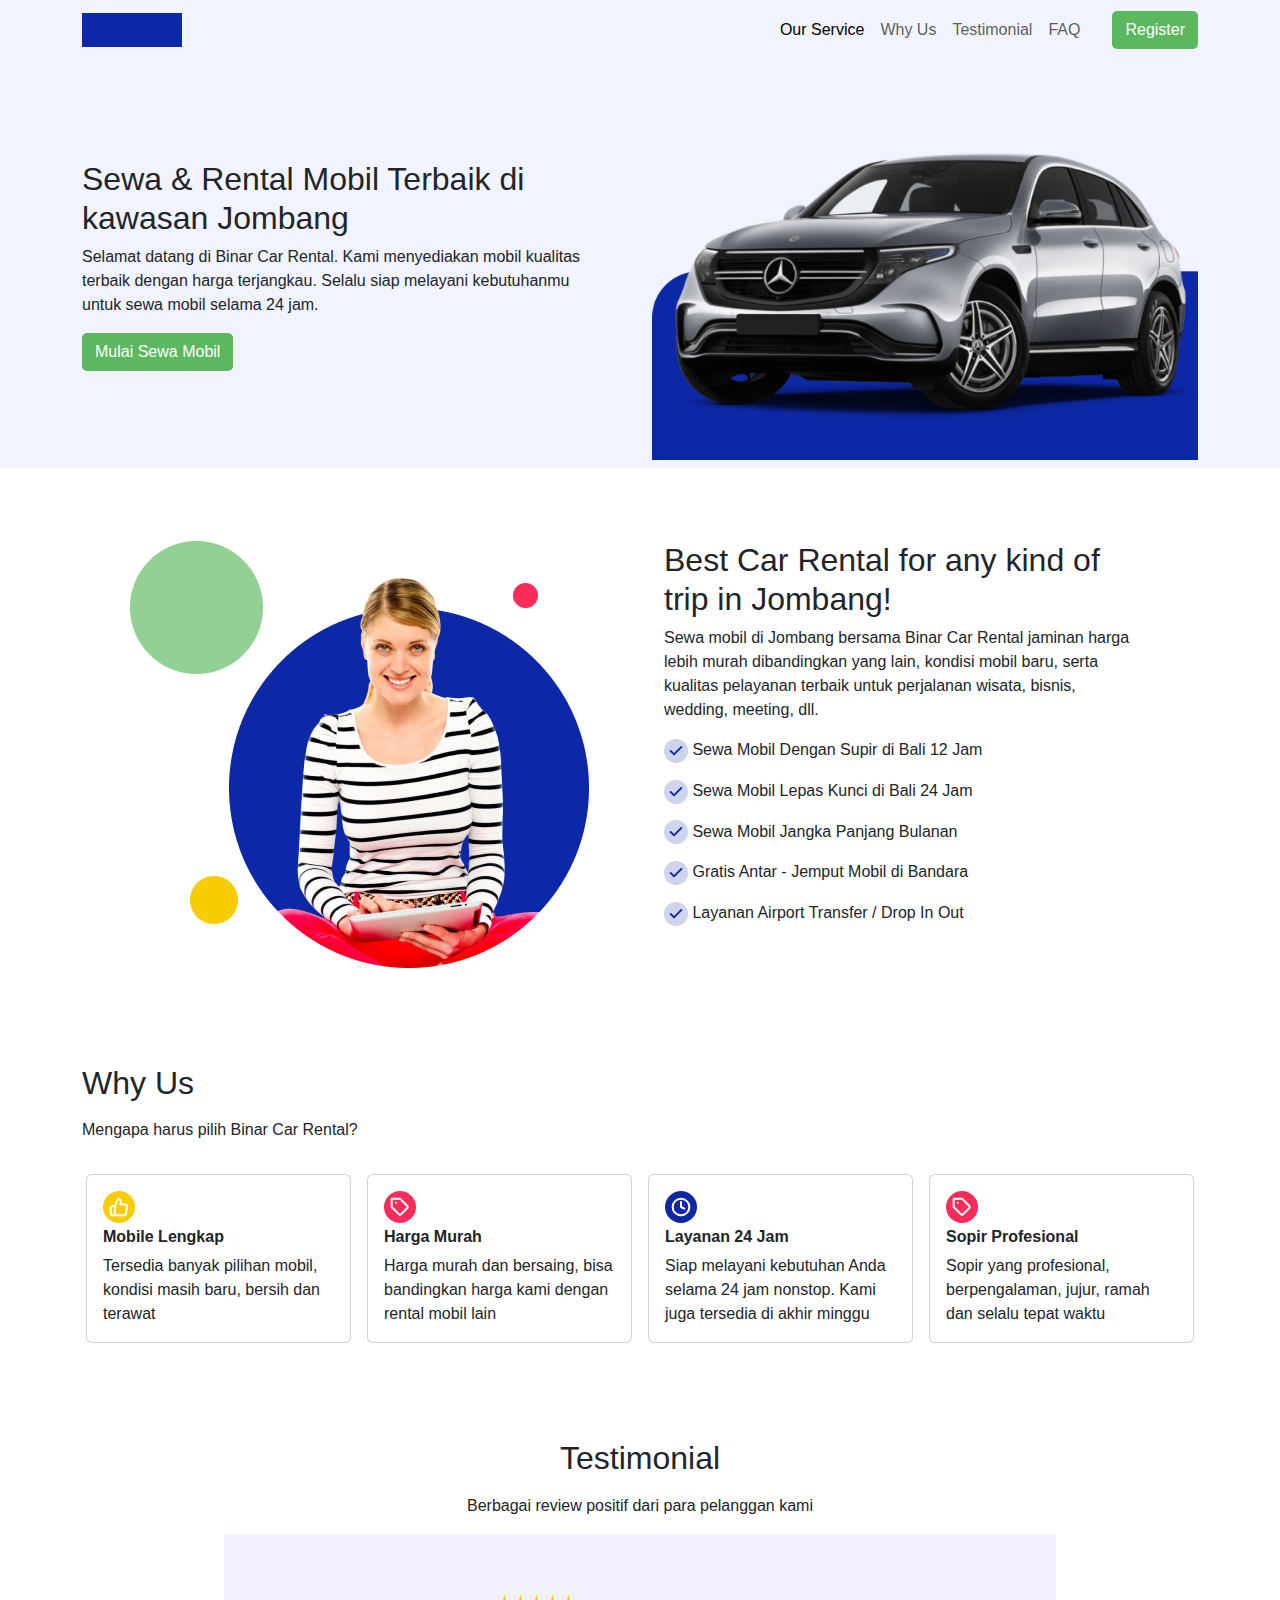
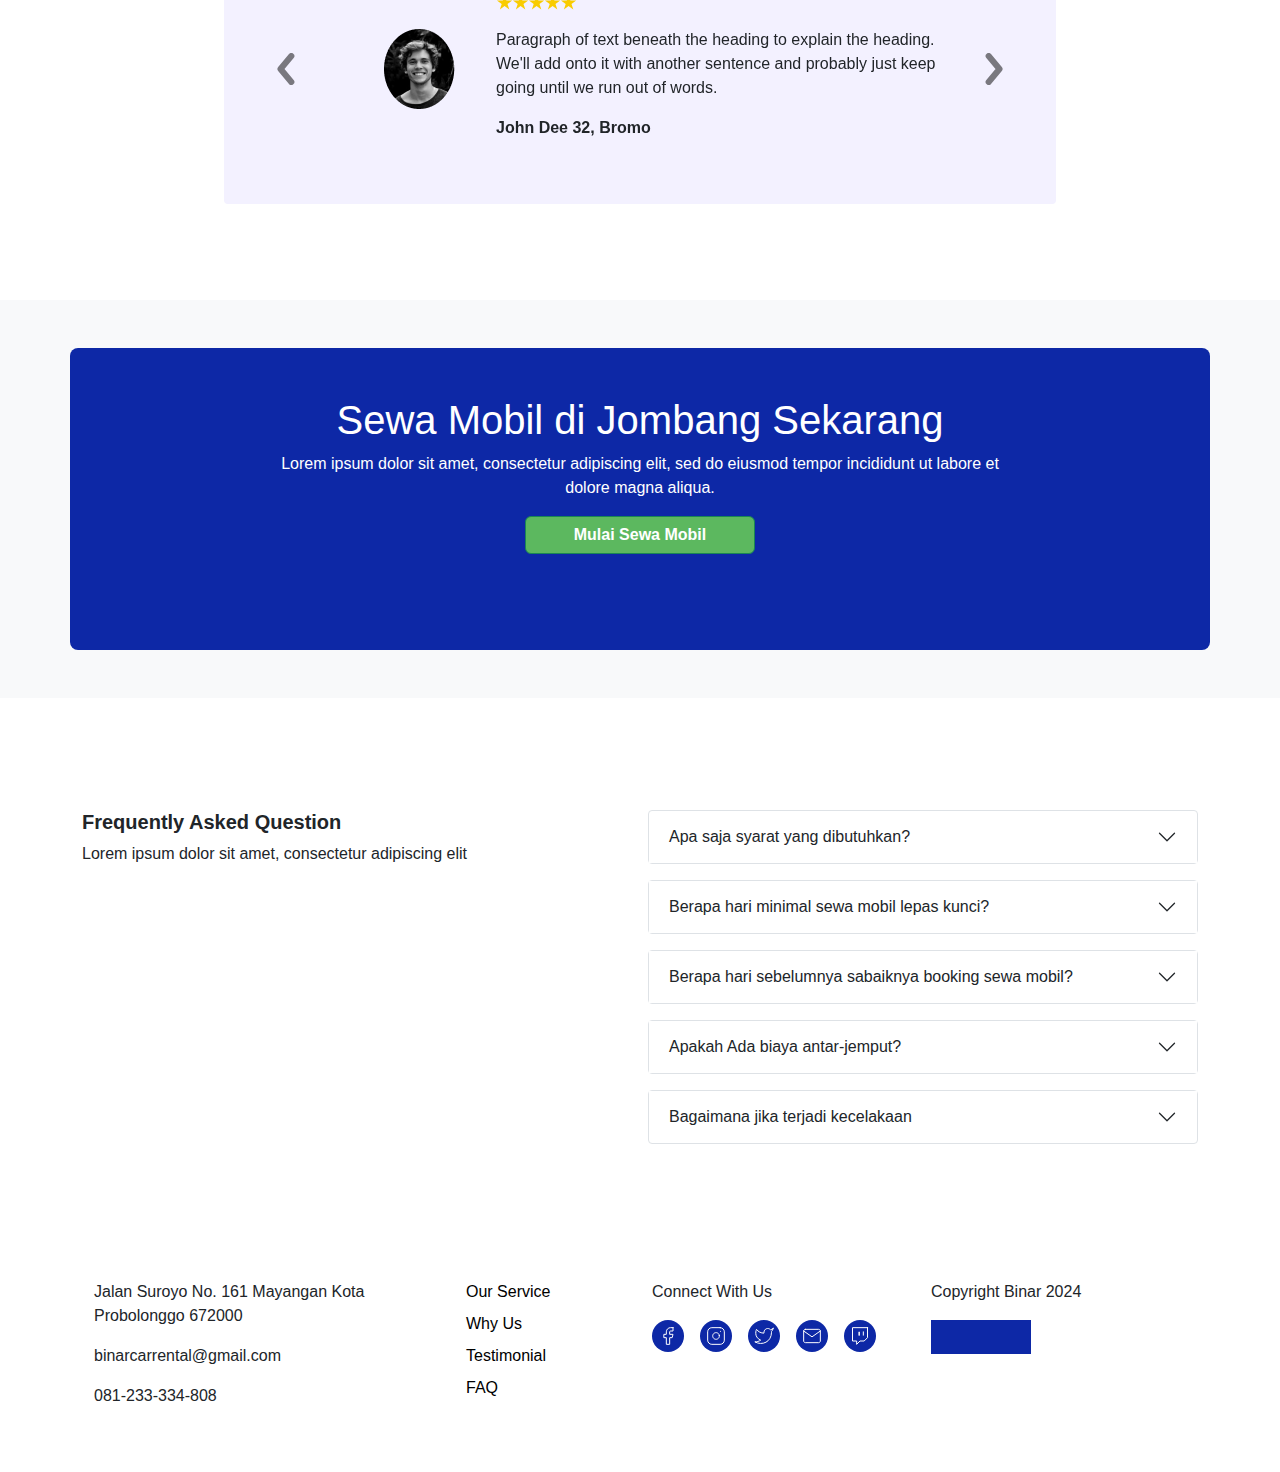
<file: public/index.html>
<!DOCTYPE html>
<html lang="en">
  <head>
    <meta charset="UTF-8" />
    <meta name="viewport" content="width=device-width, initial-scale=1.0" />
    <title>Chalenge Chapter 1</title>
    <link
      href="https://cdn.jsdelivr.net/npm/bootstrap@5.3.3/dist/css/bootstrap.min.css"
      rel="stylesheet"
      integrity="sha384-QWTKZyjpPEjISv5WaRU9OFeRpok6YctnYmDr5pNlyT2bRjXh0JMhjY6hW+ALEwIH"
      crossorigin="anonymous"
    />
    <link rel="stylesheet" href="css/style.css" />
  </head>
  <body>
    <!-- Navbar -->
    <section id="navbar">
      <nav
        class="navbar navbar-expand-md fixed-top"
        style="background-color: #f1f3ff"
      >
        <div class="container">
          <a class="navbar-brand" href="#">
            <img src="./images/logo.svg" alt="Logo Rental"
          /></a>
          <button
            class="navbar-toggler"
            type="button"
            data-bs-toggle="collapse"
            data-bs-target="#navbarSupportedContent"
            aria-controls="navbarSupportedContent"
            aria-expanded="false"
            aria-label="Toggle navigation"
          >
            <span class="navbar-toggler-icon"></span>
          </button>
          <div
            class="collapse navbar-collapse justify-content-end"
            id="navbarSupportedContent"
          >
            <ul class="navbar-nav me-4 mb-2 mb-lg-0">
              <li class="nav-item">
                <a
                  class="nav-link active"
                  aria-current="page"
                  href="#our_service"
                  >Our Service</a
                >
              </li>
              <li class="nav-item">
                <a class="nav-link" href="#why_us">Why Us</a>
              </li>
              <li class="nav-item">
                <a class="nav-link" href="#testimonial">Testimonial</a>
              </li>
              <li class="nav-item">
                <a class="nav-link" href="#faq">FAQ</a>
              </li>
            </ul>
            <button
              type="button"
              class="btn btn-register"
            >
              Register
            </button>
          </div>
        </div>
      </nav>
    </section>

    <!-- Main -->
    <section id="home">
      <div class="container mt-5">
        <div class="row py-5 g-4 pb-2">
          <div class="col-md-6 my-auto pe-5 pt-5 pb-5">
            <h2>Sewa & Rental Mobil Terbaik di kawasan Jombang</h2>
            <p>
              Selamat datang di Binar Car Rental. Kami menyediakan mobil
              kualitas terbaik dengan harga terjangkau. Selalu siap melayani
              kebutuhanmu untuk sewa mobil selama 24 jam.
            </p>
            <a href="cars.html" class="btn btn-utama">Mulai Sewa Mobil</a>
          </div>
          <div class="col-md-6 py-5 pb-0">
            <img
              src="./images/img_car.png "
              class="img-fluid"
              alt="Car Image"
            />
          </div>
        </div>
      </div>
    </section>

    <!-- Our Service -->
    <section id="our_service">
      <div class="container pt-4">
        <div class="row ps-5 pt-5 pe-5 g-4">
          <div class="col-md-6">
            <img
              src="./images/img_service.png"
              class="img-fluid"
              alt="Image Service"
            />
          </div>
          <div class="col-md-6 my-auto p-4">
            <h2>Best Car Rental for any kind of trip in Jombang!</h2>
            <p>
              Sewa mobil di Jombang bersama Binar Car Rental jaminan harga
              lebih murah dibandingkan yang lain, kondisi mobil baru, serta
              kualitas pelayanan terbaik untuk perjalanan wisata, bisnis,
              wedding, meeting, dll.
            </p>
            <p>
              <span>
                <img src="./images/centang.png" alt="" /> Sewa Mobil
                Dengan Supir di Bali 12 Jam</span
              >
            </p>
            <p>
              <span>
                <img src="./images/centang.png" alt="" /> Sewa Mobil Lepas
                Kunci di Bali 24 Jam</span
              >
            </p>
            <p>
              <span>
                <img src="./images/centang.png" alt="" /> Sewa Mobil
                Jangka Panjang Bulanan</span
              >
            </p>
            <p>
              <span>
                <img src="./images/centang.png" alt="" /> Gratis Antar -
                Jemput Mobil di Bandara</span
              >
            </p>
            <p>
              <span>
                <img src="./images/centang.png" alt="" /> Layanan Airport
                Transfer / Drop In Out</span
              >
            </p>
          </div>
        </div>
      </div>
    </section>

    <!-- Why Us -->
    <section id="why_us">
      <div class="container mt-5">
        <div class="row g-2 pt-5 pb-2">
          <h2 class="why_us">Why Us</h2>
          <p class="why_us">Mengapa harus pilih Binar Car Rental?</p>
          <div class="col-md-3 p-2">
            <div class="card">
              <div class="card-body">
                <h5 class="card-title">
                  <span>
                    <img
                      src="./images/icon_complete.svg"
                      alt="Icon Complete"
                  /></span>
                </h5>
                <h6 class="card-subtitle mb-2 fw-bold">Mobile Lengkap</h6>
                <p class="card-text">
                  Tersedia banyak pilihan mobil, kondisi masih baru, bersih dan
                  terawat
                </p>
              </div>
            </div>
          </div>
          <div class="col-md-3 p-2">
            <div class="card">
              <div class="card-body">
                <h5 class="card-title">
                  <span>
                    <img
                      src="./images/icon_price.svg"
                      alt="Icon Complete"
                  /></span>
                </h5>
                <h6 class="card-subtitle mb-2 fw-bold">Harga Murah</h6>
                <p class="card-text">
                  Harga murah dan bersaing, bisa bandingkan harga kami dengan
                  rental mobil lain
                </p>
              </div>
            </div>
          </div>
          <div class="col-md-3 p-2">
            <div class="card">
              <div class="card-body">
                <h5 class="card-title">
                  <span>
                    <img
                      src="./images/icon_24hrs.svg"
                      alt="Icon Complete"
                  /></span>
                </h5>
                <h6 class="card-subtitle mb-2 fw-bold">Layanan 24 Jam</h6>
                <p class="card-text">
                  Siap melayani kebutuhan Anda selama 24 jam nonstop. Kami juga
                  tersedia di akhir minggu
                </p>
              </div>
            </div>
          </div>
          <div class="col-md-3 p-2">
            <div class="card">
              <div class="card-body">
                <h5 class="card-title">
                  <span>
                    <img
                      src="./images/icon_price.svg"
                      alt="Icon Complete"
                  /></span>
                </h5>
                <h6 class="card-subtitle mb-2 fw-bold">Sopir Profesional</h6>
                <p class="card-text">
                  Sopir yang profesional, berpengalaman, jujur, ramah dan selalu
                  tepat waktu
                </p>
              </div>
            </div>
          </div>
        </div>
      </div>
    </section>

        <!-- Testimoni -->
    <section id="testimonial">
      <div class="container g-3 mx-auto py-5 my-4 container-caousel">
        <h2 class="pb-2 pt-2 text-center">Testimonial</h2>
        <p class="text-center">
          Berbagai review positif dari para pelanggan kami
        </p>
        <div id="carouselExample" class="carousel slide m-auto d-flex img-fluid rounded-1">
          <div class="carousel-inner">
            <div class="carousel-item active">
              <div class="container m-4 p-2 container-testimoni">
                <div
                  class="col d-flex align-items-start align-items-center py-3 px-4 testimoni"
                >
                  <div class="col-md-1 m-auto me-4 profile">
                    <img src="./images/img_photo.png" alt="profil" />
                  </div>
                  <div class="col-md-7 m-auto ms-4 review">
                    <h3 class="fs-2 text-body-emphasis">
                      <img src="./images/Rate.svg" alt="Rate" />
                    </h3>
                    <p>
                      Paragraph of text beneath the heading to explain the
                      heading. We'll add onto it with another sentence and
                      probably just keep going until we run out of words.
                    </p>
                    <p class="fw-bold">John Dee 32, Bromo</p>
                  </div>
                </div>
              </div>
            </div>
            <div class="carousel-item">
              <div class="container m-4 p-2 container-testimoni">
                <div
                  class="col d-flex align-items-start align-items-center py-3 px-4 testimoni"
                >
                  <div class="col-md-1 m-auto me-4 profile">
                    <img src="./images/img_photo2.png" alt="profil" />
                  </div>
                  <div class="col-md-7 m-auto ms-4 review">
                    <h3 class="fs-2 text-body-emphasis">
                      <img src="./images/Rate.svg" alt="Rate" />
                    </h3>
                    <p>
                      Paragraph of text beneath the heading to explain the
                      heading. We'll add onto it with another sentence and
                      probably just keep going until we run out of words.
                    </p>
                    <p class="fw-bold">Rendi Hardiartama FSW1, Jatim</p>
                  </div>
                </div>
              </div>
          </div>
          <div class="carousel-item">
            <div class="container m-4 p-2 container-testimoni">
              <div
                class="col d-flex align-items-start align-items-center py-3 px-4 testimoni"
              >
                <div class="col-md-1 m-auto me-4 profile">
                  <img src="./images/img_photo3.png" alt="profil" />
                </div>
                <div class="col-md-7 m-auto ms-4 review">
                  <h3 class="fs-2 text-body-emphasis">
                    <img src="./images/Rate.svg" alt="Rate" />
                  </h3>
                  <p>
                    Paragraph of text beneath the heading to explain the
                    heading. We'll add onto it with another sentence and
                    probably just keep going until we run out of words.
                  </p>
                  <p class="fw-bold">Rendi, Surabaya</p>
                </div>
              </div>
            </div>
          </div>
          <button
            class="carousel-control-prev"
            type="button"
            data-bs-target="#carouselExample"
            data-bs-slide="prev"
          >
            <span class="carousel-control-prev-icon" aria-hidden="true"></span>
            <span class="visually-hidden">Previous</span>
          </button>
          <button
            class="carousel-control-next"
            type="button"
            data-bs-target="#carouselExample"
            data-bs-slide="next"
          >
            <span class="carousel-control-next-icon" aria-hidden="true"></span>
            <span class="visually-hidden">Next</span>
          </button>
        </div>
      </div>
    </section>

        <!--   Getting started - Jumbo Tron -->
    <section id="jumbo_tron">
      <div class="my-5">
        <div class="p-5 text-center bg-body-tertiary">
          <div
            class="container py-5 rounded-3"
            style="background-color: #0d28a6"
          >
            <h1 class="text-white">Sewa Mobil di Jombang Sekarang</h1>
            <p
              class="col-md-8 mx-auto lead text-white fs-6 justify-content-center"
            >
              Lorem ipsum dolor sit amet, consectetur adipiscing elit, sed do
              eiusmod tempor incididunt ut labore et dolore magna aliqua.
            </p>
            <button
              class="btn btn-success px-5 mb-5 fw-bold"
              type="button"
              style="background-color: #5cb85f"
            >
              Mulai Sewa Mobil
            </button>
          </div>
        </div>
      </div>
    </section>

        <!-- FAQ -->
    <section id="faq">
      <div class="container">
        <div class="row g-3 my-2 pt-5">
          <div class="col-md-6">
            <h5 class="fw-bold faq">Frequently Asked Question</h5>
            <p class="faq">Lorem ipsum dolor sit amet, consectetur adipiscing elit</p>
          </div>
          <div class="col-md-6">
            <div class="accordion" id="accordionExample">
              <div class="accordion-item mb-3 rounded-1">
                <h2 class="accordion-header">
                  <button
                    class="accordion-button collapsed"
                    type="button"
                    data-bs-toggle="collapse"
                    data-bs-target="#collapseOne"
                    aria-expanded="true"
                    aria-controls="collapseOne"
                  >
                    Apa saja syarat yang dibutuhkan?
                  </button>
                </h2>
                <div
                  id="collapseOne"
                  class="accordion-collapse collapse"
                  data-bs-parent="#accordionExample"
                >
                  <div class="accordion-body">
                    <strong>This is the first item's accordion body.</strong> It
                    is shown by default, until the collapse plugin adds the
                    appropriate classes that we use to style each element. These
                    classes control the overall appearance, as well as the
                    showing and hiding via CSS transitions. You can modify any
                    of this with custom CSS or overriding our default variables.
                    It's also worth noting that just about any HTML can go
                    within the <code>.accordion-body</code>, though the
                    transition does limit overflow.
                  </div>
                </div>
              </div>
              <div class="accordion-item mb-3 border-top rounded-1">
                <h2 class="accordion-header">
                  <button
                    class="accordion-button collapsed"
                    type="button"
                    data-bs-toggle="collapse"
                    data-bs-target="#collapseTwo"
                    aria-expanded="false"
                    aria-controls="collapseTwo"
                  >
                    Berapa hari minimal sewa mobil lepas kunci?
                  </button>
                </h2>
                <div
                  id="collapseTwo"
                  class="accordion-collapse collapse"
                  data-bs-parent="#accordionExample"
                >
                  <div class="accordion-body">
                    <strong>This is the second item's accordion body.</strong>
                    It is hidden by default, until the collapse plugin adds the
                    appropriate classes that we use to style each element. These
                    classes control the overall appearance, as well as the
                    showing and hiding via CSS transitions. You can modify any
                    of this with custom CSS or overriding our default variables.
                    It's also worth noting that just about any HTML can go
                    within the <code>.accordion-body</code>, though the
                    transition does limit overflow.
                  </div>
                </div>
              </div>
              <div class="accordion-item mb-3 border-top rounded-1">
                <h2 class="accordion-header">
                  <button
                    class="accordion-button collapsed"
                    type="button"
                    data-bs-toggle="collapse"
                    data-bs-target="#collapseThree"
                    aria-expanded="false"
                    aria-controls="collapseThree"
                  >
                    Berapa hari sebelumnya sabaiknya booking sewa mobil?
                  </button>
                </h2>
                <div
                  id="collapseThree"
                  class="accordion-collapse collapse"
                  data-bs-parent="#accordionExample"
                >
                  <div class="accordion-body">
                    <strong>This is the third item's accordion body.</strong> It
                    is hidden by default, until the collapse plugin adds the
                    appropriate classes that we use to style each element. These
                    classes control the overall appearance, as well as the
                    showing and hiding via CSS transitions. You can modify any
                    of this with custom CSS or overriding our default variables.
                    It's also worth noting that just about any HTML can go
                    within the <code>.accordion-body</code>, though the
                    transition does limit overflow.
                  </div>
                </div>
              </div>
              <div class="accordion-item mb-3 border-top rounded-1">
                <h2 class="accordion-header">
                  <button
                    class="accordion-button collapsed"
                    type="button"
                    data-bs-toggle="collapse"
                    data-bs-target="#collapseFour"
                    aria-expanded="false"
                    aria-controls="collapseFour"
                  >
                    Apakah Ada biaya antar-jemput?
                  </button>
                </h2>
                <div
                  id="collapseFour"
                  class="accordion-collapse collapse"
                  data-bs-parent="#accordionExample"
                >
                  <div class="accordion-body">
                    <strong>This is the third item's accordion body.</strong> It
                    is hidden by default, until the collapse plugin adds the
                    appropriate classes that we use to style each element. These
                    classes control the overall appearance, as well as the
                    showing and hiding via CSS transitions. You can modify any
                    of this with custom CSS or overriding our default variables.
                    It's also worth noting that just about any HTML can go
                    within the <code>.accordion-body</code>, though the
                    transition does limit overflow.
                  </div>
                </div>
              </div>
              <div class="accordion-item mb-3 border-top rounded-1">
                <h2 class="accordion-header">
                  <button
                    class="accordion-button collapsed"
                    type="button"
                    data-bs-toggle="collapse"
                    data-bs-target="#collapseFive"
                    aria-expanded="false"
                    aria-controls="collapseFive"
                  >
                    Bagaimana jika terjadi kecelakaan
                  </button>
                </h2>
                <div
                  id="collapseFive"
                  class="accordion-collapse collapse"
                  data-bs-parent="#accordionExample"
                >
                  <div class="accordion-body">
                    <strong>This is the third item's accordion body.</strong> It
                    is hidden by default, until the collapse plugin adds the
                    appropriate classes that we use to style each element. These
                    classes control the overall appearance, as well as the
                    showing and hiding via CSS transitions. You can modify any
                    of this with custom CSS or overriding our default variables.
                    It's also worth noting that just about any HTML can go
                    within the <code>.accordion-body</code>, though the
                    transition does limit overflow.
                  </div>
                </div>
              </div>
            </div>
          </div>
        </div>
      </div>
    </section>

        <!-- Footer -->
    <section id="footer">
      <footer>
        <div class="container px-4 pt-3">
          <div class="row py-5 mt-lg-5">
            <div class="col-md-4">
              <p>Jalan Suroyo No. 161 Mayangan Kota Probolonggo 672000</p>
              <p>binarcarrental@gmail.com</p>
              <p>081-233-334-808</p>
            </div>
            <div class="col-md-2">
              <div class="col mb-3">
                <ul class="nav flex-column">
                  <li class="nav-item mb-2">
                    <a
                      href="#our_service"
                      class="nav-link p-0 text-black fw-medium"
                      >Our Service</a
                    >
                  </li>
                  <li class="nav-item mb-2">
                    <a href="#why_us" class="nav-link p-0 text-black fw-medium"
                      >Why Us</a
                    >
                  </li>
                  <li class="nav-item mb-2">
                    <a
                      href="#testimonial"
                      class="nav-link p-0 text-black fw-medium"
                      >Testimonial</a
                    >
                  </li>
                  <li class="nav-item mb-2">
                    <a href="#faq" class="nav-link p-0 text-black fw-medium"
                      >FAQ</a
                    >
                  </li>
                </ul>
              </div>
            </div>
            <div class="col-md-3">
              <p>Connect With Us</p>
              <p><img src="./images/list item.svg" alt="Sosmed" /></p>
            </div>
            <div class="col-md-3">
              <p>Copyright Binar 2024</p>
              <p><img src="./images/logo.svg" alt="Logo" /></p>
            </div>
          </div>
        </div>
      </footer>
    </section>

    <!-- JS Boostrap -->
    <script
      src="https://cdn.jsdelivr.net/npm/bootstrap@5.3.3/dist/js/bootstrap.bundle.min.js"
      integrity="sha384-YvpcrYf0tY3lHB60NNkmXc5s9fDVZLESaAA55NDzOxhy9GkcIdslK1eN7N6jIeHz"
      crossorigin="anonymous"
    ></script>
  </body>
</html>
</file>
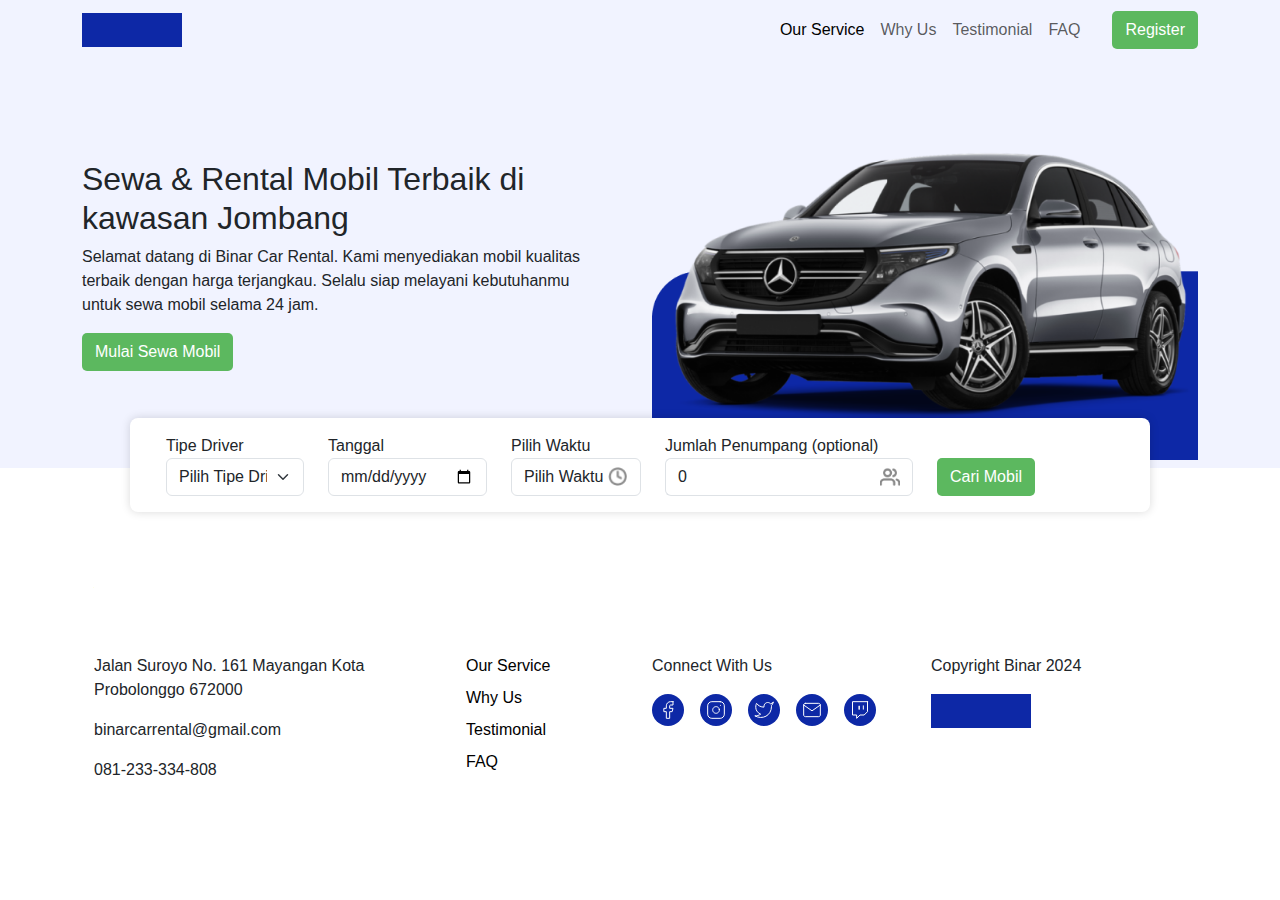
<file: public/cars.html>
<!DOCTYPE html>
<html lang="en">
  <head>
    <meta charset="UTF-8" />
    <meta name="viewport" content="width=device-width, initial-scale=1.0" />
    <title>Chalenge Chapter 1</title>
    <link
      href="https://cdn.jsdelivr.net/npm/bootstrap@5.3.3/dist/css/bootstrap.min.css"
      rel="stylesheet"
      integrity="sha384-QWTKZyjpPEjISv5WaRU9OFeRpok6YctnYmDr5pNlyT2bRjXh0JMhjY6hW+ALEwIH"
      crossorigin="anonymous"
    />
    <link rel="stylesheet" href="css/style.css" />
  </head>
  <body>
    <!-- Navbar -->
    <section id="navbar">
      <nav
        class="navbar navbar-expand-md fixed-top"
        style="background-color: #f1f3ff"
      >
        <div class="container">
          <a class="navbar-brand" href="#">
            <img src="./images/logo.svg" alt="Logo Rental"
          /></a>
          <button
            class="navbar-toggler"
            type="button"
            data-bs-toggle="collapse"
            data-bs-target="#navbarSupportedContent"
            aria-controls="navbarSupportedContent"
            aria-expanded="false"
            aria-label="Toggle navigation"
          >
            <span class="navbar-toggler-icon"></span>
          </button>
          <div
            class="collapse navbar-collapse justify-content-end"
            id="navbarSupportedContent"
          >
            <ul class="navbar-nav me-4 mb-2 mb-lg-0">
              <li class="nav-item">
                <a
                  class="nav-link active"
                  aria-current="page"
                  href="#our_service"
                  >Our Service</a
                >
              </li>
              <li class="nav-item">
                <a class="nav-link" href="#why_us">Why Us</a>
              </li>
              <li class="nav-item">
                <a class="nav-link" href="#testimonial">Testimonial</a>
              </li>
              <li class="nav-item">
                <a class="nav-link" href="#faq">FAQ</a>
              </li>
            </ul>
            <button type="button" class="btn btn-register">Register</button>
          </div>
        </div>
      </nav>
    </section>

    <!-- Main -->
    <section id="home">
      <div class="container mt-5">
        <div class="row py-5 g-4 pb-2">
          <div class="col-md-6 my-auto pe-5 pt-5 pb-5">
            <h2>Sewa & Rental Mobil Terbaik di kawasan Jombang</h2>
            <p>
              Selamat datang di Binar Car Rental. Kami menyediakan mobil
              kualitas terbaik dengan harga terjangkau. Selalu siap melayani
              kebutuhanmu untuk sewa mobil selama 24 jam.
            </p>
            <a href="cars.html" class="btn btn-utama">Mulai Sewa Mobil</a>
          </div>
          <div class="col-md-6 py-5 pb-0">
            <img
              src="./images/img_car.png "
              class="img-fluid"
              alt="Car Image"
            />
          </div>
        </div>
      </div>
    </section>
     
   <!-- Search -->
    <section class="search-car">
      <div class="container">
        <div class="row">
          <div class="col-lg-12 col-12">
            <div class="row search-card mx-lg-5 py-3 px-4">
              <div class="col-lg-auto col-xl-2 col-xxl-3 col-md-auto">
                <label>Tipe Driver</label>
                <select
                  class="form-select"
                  aria-label="Default select example"
                  id="tipeDriver"
                >
                  <option value="default" selected>
                    Pilih Tipe Driver 
                  </option>
                  <option value="true">Dengan Supir</option>
                  <option value="false">Tanpa Supir (Lepas Kunci)</option>
                </select>
              </div>
              <div class="col-lg-auto col-xl-auto col-md-auto">
                <label>Tanggal</label>
                <input
                  type="date"
                  class="form-control"
                  placeholder="Pilih Tanggal"
                  id="tanggal"
                />
              </div>
              <div class="col-lg-auto col-xl-auto col-md-auto search-time">
                <labe>Pilih Waktu</labe>
                <select
                  class="form-select"
                  aria-label="Default select example"
                  id="waktuJemput"
                >
                  <option value="false" selected>
                    Pilih Waktu 
                  </option>
                  <option value="08:00">08.00 WIB</option>
                  <option value="09:00">09.00 WIB</option>
                  <option value="10:00">10.00 WIB</option>
                  <option value="11:00">11.00 WIB</option>
                  <option value="12:00">12.00 WIB</option>
                </select>
              </div>
              <div class="col-lg-auto col-xl-auto col-md-auto">
                <label class="fw-light">Jumlah Penumpang (optional)</label>
                <div class="input-group">
                  <input
                    type="search"
                    class="form-control border-end-0"
                    placeholder="Jumlah Penumpang"
                    id="jumlahPenumpang"
                    value="0"
                  />
                  <span class="input-group-text bg-white">
                    <img src="images/fi_users.png" width="20px" alt="" />
                  </span>
                </div>
              </div>
              <div class="col-lg-2 col-xl-auto col-md-2 pt-4">
                <button class="btn btn-utama" id="load-btn">Cari Mobil</button>
              </div>
            </div>
          </div>
        </div>
      </div>
    </section>

    <!-- List Cars -->
    <section class="cars">
      <div class="container">
          <div class="row justify-content-center">
              <div class="col-lg-11 ">
                  <div class="row" id="cars-container">

                  </div>
              </div>
          </div>
      </div>
      </div>
  </section>

    <!-- Footer -->
    <section id="footer">
      <footer>
        <div class="container px-4 pt-3">
          <div class="row py-5 mt-lg-5">
            <div class="col-md-4">
              <p>Jalan Suroyo No. 161 Mayangan Kota Probolonggo 672000</p>
              <p>binarcarrental@gmail.com</p>
              <p>081-233-334-808</p>
            </div>
            <div class="col-md-2">
              <div class="col mb-3">
                <ul class="nav flex-column">
                  <li class="nav-item mb-2">
                    <a
                      href="#our_service"
                      class="nav-link p-0 text-black fw-medium"
                      >Our Service</a
                    >
                  </li>
                  <li class="nav-item mb-2">
                    <a href="#why_us" class="nav-link p-0 text-black fw-medium"
                      >Why Us</a
                    >
                  </li>
                  <li class="nav-item mb-2">
                    <a
                      href="#testimonial"
                      class="nav-link p-0 text-black fw-medium"
                      >Testimonial</a
                    >
                  </li>
                  <li class="nav-item mb-2">
                    <a href="#faq" class="nav-link p-0 text-black fw-medium"
                      >FAQ</a
                    >
                  </li>
                </ul>
              </div>
            </div>
            <div class="col-md-3">
              <p>Connect With Us</p>
              <p><img src="./images/list item.svg" alt="Sosmed" /></p>
            </div>
            <div class="col-md-3">
              <p>Copyright Binar 2024</p>
              <p><img src="./images/logo.svg" alt="Logo" /></p>
            </div>
          </div>
        </div>
      </footer>
    </section>

    <!-- JS Boostrap -->
    <script
      src="https://cdn.jsdelivr.net/npm/bootstrap@5.3.3/dist/js/bootstrap.bundle.min.js"
      integrity="sha384-YvpcrYf0tY3lHB60NNkmXc5s9fDVZLESaAA55NDzOxhy9GkcIdslK1eN7N6jIeHz"
      crossorigin="anonymous"
    ></script>
    

     <!-- Example Javascript -->
     <script type="text/javascript" src="scripts/binar.js"></script>
     <script type="text/javascript" src="scripts/app.example.js"></script>
     <script type="text/javascript" src="scripts/car.example.js"></script>
     <script type="text/javascript" src="scripts/main.example.js"></script>
  </body>
</html>
</file>
<file: public/css/style.css>
body {
  font-family: Helvetica;
}

/* Navbar */
.btn-register {
  background-color: #5cb85f;
  color: #ffff;
  border-radius: 5px;
}
.btn-register:hover {
  background-color: white;
  color: #232323;
}
/* Home */
#home {
  background-color: #f1f3ff;
}

.btn-utama {
  background-color: #5cb85f;
  color: #ffff;
  border-radius: 5px;
}

.btn-utama:hover {
  color: #5cb85f;
  background-color: #ffffff;
  border: 1px solid #5cb85f;
}

/* Why Us */
@media screen and (max-width: 576px) {
  .why_us {
    text-align: center;
  }
}

/* Testimoni */
@media (max-width: 576px) {
  .container-testimoni {
    margin: 0% !important;
    padding: 0% !important;
  }
  .testimoni {
    flex-direction: column;
    text-align: center;
  }
  .profile {
    margin: 0% !important;
  }
  .review {
    margin: 0% !important;
  }
}

.carousel {
  background: #f3f1ff;
  width: 832px;
  height: 270px;
  margin: auto;
}

.carousel-control-prev-icon {
  background-image: url("../images/Vector-kiri.svg");
}

.carousel-control-next-icon {
  background-image: url("../images/Vector-kanan.svg");
}

/* Faq */
@media screen and (max-width: 576px) {
  .faq {
    text-align: center;
  }
}

/* Search */
.search-car {
  margin-top: -50px;
}

.search-card {
  background: #ffffff;
  -webkit-box-shadow: 0px 0px 10px rgba(0, 0, 0, 0.15);
  box-shadow: 0px 0px 10px rgba(0, 0, 0, 0.15);
  border-radius: 8px;
}

.search-time .form-select {
  background-image: url("../images/fi_clock.png");
  background-size: 20px auto;
}

.form-select:hover {
  border: 1px solid #5cb85f;
  border-radius: 2px;
}

.form-select option:hover,
.form-select option:checked {
  background: #c9e7ca;
  color: #5cb85f;
}

/* Cars List */

.cars {
  margin-top: 30px;
}

.cars .card {
  width: 340px;
  -webkit-box-shadow: 0px 0px 4px rgba(0, 0, 0, 0.15);
  box-shadow: 0px 0px 4px rgba(0, 0, 0, 0.15);
  border-radius: 8px;
}

.cars .card .card-img-top {
  width: 320px;
  height: 180px;
  -o-object-fit: cover;
  object-fit: cover;
}

.cars .card .cars__p {
  font-size: 14px;
  line-height: 20px;
  height: 100px;
}

@media (max-width: 1199px) {
  .sewa {
    margin-top: 100px;
  }
  .sewa .container {
    background-color: #0d28a6;
    border-radius: 10px;
  }
  .sewa .container p {
    line-height: 20px;
    padding: 0 200px;
    font-size: 14px;
  }
  .cars .card {
    width: 280px;
    -webkit-box-shadow: 0px 0px 4px rgba(0, 0, 0, 0.15);
    box-shadow: 0px 0px 4px rgba(0, 0, 0, 0.15);
  }
  .cars .card .card-img-top {
    width: 260px;
  }
}

@media (max-width: 992px) {
  .owl-carousel .owl-stage-outer .owl-item img {
    width: 80px !important;
  }
  .owl-carousel .owl-stage-outer .owl-item .card {
    max-width: 350px;
  }
  .owl-carousel .owl-stage-outer .owl-item .card .card-body img {
    margin-right: auto;
    margin-left: auto;
  }
  .sewa .container h1 {
    padding: 0 70px;
  }
  .sewa .container p {
    padding: 0 80px;
    font-size: 15px;
  }
  .faq .title-faq {
    text-align: center;
  }
  .faq .title-faq h2 {
    font-weight: bold;
    font-size: 30px;
  }
  .faq .title-faq p {
    margin: 30px 0;
  }
  .cars {
    margin-top: 30px;
  }
  .cars .card {
    width: 500px;
    margin-top: 20px;
    -webkit-box-shadow: 0px 0px 4px rgba(0, 0, 0, 0.15);
    box-shadow: 0px 0px 4px rgba(0, 0, 0, 0.15);
    border-radius: 8px;
  }
  .cars .card .card-img-top {
    width: 480px;
    height: 250px;
  }
  .cars .card .cars__p {
    font-size: 14px;
    line-height: 20px;
    height: 50px;
  }
}
</file>
